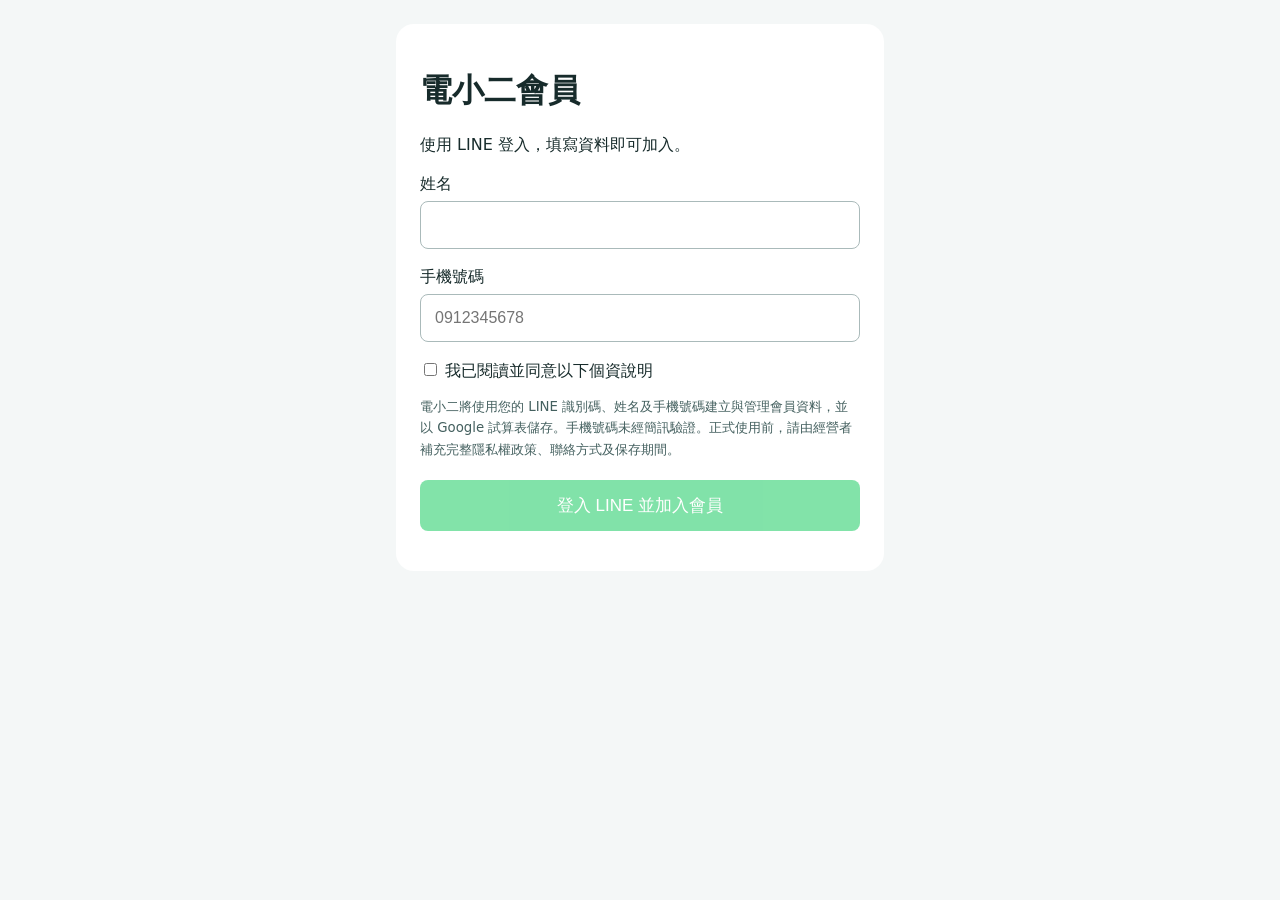
<file: member.html>
<!DOCTYPE html>
<html lang="zh-Hant">
<head>
<meta charset="UTF-8">
<meta name="viewport" content="width=device-width, initial-scale=1">
<title>電小二會員</title>
<script src="https://static.line-scdn.net/liff/edge/2/sdk.js"></script>
<style>
  body{font-family:system-ui,sans-serif;background:#f4f7f7;color:#172b2b;margin:0;padding:24px}
  main{max-width:440px;margin:auto;background:white;border-radius:18px;padding:24px}
  label{display:block;margin:18px 0 6px}
  input[type=text],input[type=tel]{box-sizing:border-box;width:100%;padding:14px;border:1px solid #aababa;border-radius:8px;font-size:16px}
  button{width:100%;padding:14px;background:#06c755;color:white;border:0;border-radius:8px;font-size:17px;margin-top:20px}
  button:disabled{opacity:.5}
  small{line-height:1.6;display:block;margin-top:14px;color:#44605f}
  #status{line-height:1.5}
</style>
</head>
<body>
<main>
  <h1>電小二會員</h1>
  <p>使用 LINE 登入，填寫資料即可加入。</p>
  <form id="form">
    <label for="name">姓名</label>
    <input id="name" type="text" maxlength="50" required autocomplete="name">
    <label for="phone">手機號碼</label>
    <input id="phone" type="tel" required inputmode="tel" autocomplete="tel" placeholder="0912345678">
    <label><input id="consent" type="checkbox" required> 我已閱讀並同意以下個資說明</label>
    <small>電小二將使用您的 LINE 識別碼、姓名及手機號碼建立與管理會員資料，並以 Google 試算表儲存。手機號碼未經簡訊驗證。正式使用前，請由經營者補充完整隱私權政策、聯絡方式及保存期間。</small>
    <button id="submit" disabled>登入 LINE 並加入會員</button>
  </form>
  <p id="status" role="status"></p>
</main>
<script>
// 此頁為一般頂層 HTTPS 網頁（非 Apps Script 的 sandbox iframe），
// 這樣 liff.login() 的導向才不會被瀏覽器的 cross-origin iframe 導頁限制擋下。
const LIFF_ID = '2012304925-4cpnMw8Q';
const API_URL = 'https://script.google.com/macros/s/AKfycbzb4DPFbBHqAW6G9Qc-ZfQCa1Q59n3276JOkoVpsvIJtgBuJLC3HeTGuZVMZ4u7ehIG/exec';

const status = document.getElementById('status');
const button = document.getElementById('submit');
let ready = false;

liff.init({ liffId: LIFF_ID }).then(() => {
  ready = true;
  button.disabled = false;
}).catch(() => {
  status.textContent = 'LINE 初始化失敗，請從會員連結重新開啟。';
});

document.getElementById('form').addEventListener('submit', async (e) => {
  e.preventDefault();
  if (!ready) return;
  if (!liff.isLoggedIn()) { liff.login(); return; }

  const token = liff.getIDToken();
  if (!token) { status.textContent = '無法取得 LINE 登入資料，請重新開啟。'; return; }

  button.disabled = true;
  status.textContent = '處理中，請稍候…';

  try {
    const res = await fetch(API_URL, {
      method: 'POST',
      // 用 text/plain 避免瀏覽器送出 CORS 預檢請求（Apps Script 不支援預檢）。
      headers: { 'Content-Type': 'text/plain;charset=utf-8' },
      body: JSON.stringify({
        token: token,
        name: document.getElementById('name').value,
        phone: document.getElementById('phone').value,
        consent: document.getElementById('consent').checked
      })
    });
    const data = await res.json();
    status.textContent = data.message;
  } catch (err) {
    status.textContent = '未能完成，請檢查網路後稍後再試。';
  } finally {
    button.disabled = false;
  }
});
</script>
</body>
</html>
</file>
